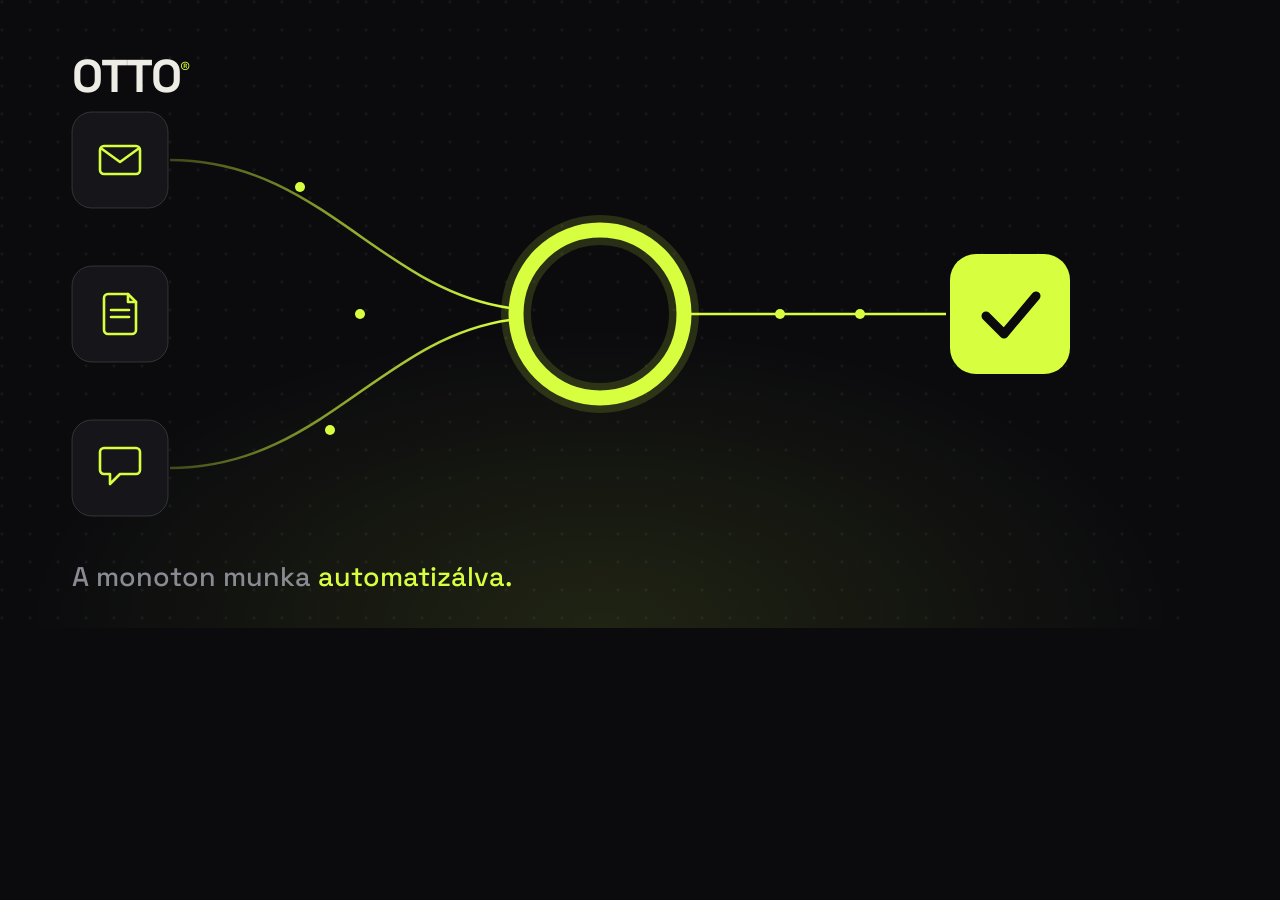
<file: assets/ad-render.html>
<!DOCTYPE html>
<html lang="hu">
<head>
<meta charset="UTF-8" />
<link rel="preconnect" href="https://fonts.googleapis.com" />
<link rel="preconnect" href="https://fonts.gstatic.com" crossorigin />
<link href="https://fonts.googleapis.com/css2?family=Space+Grotesk:wght@500;700&display=swap" rel="stylesheet" />
<style>
  * { margin: 0; padding: 0; box-sizing: border-box; }
  html, body { background: #0b0b0e; overflow: hidden; font-family: "Space Grotesk", sans-serif; }
  .board { display: none; position: relative; background: #0b0b0e; }
  .board.active { display: block; }
  #landscape { width: 1200px; height: 628px; }
  #square { width: 1200px; height: 1200px; }
  svg { display: block; }
</style>
</head>
<body>

<!-- ============ LANDSCAPE 1200x628 ============ -->
<div class="board" id="landscape">
<svg viewBox="0 0 1200 628" xmlns="http://www.w3.org/2000/svg">
  <defs>
    <pattern id="dots" width="28" height="28" patternUnits="userSpaceOnUse">
      <circle cx="2" cy="2" r="1.4" fill="rgba(237,237,230,0.06)"/>
    </pattern>
    <radialGradient id="glow" cx="50%" cy="100%" r="80%">
      <stop offset="0%" stop-color="rgba(215,255,63,0.10)"/>
      <stop offset="60%" stop-color="rgba(215,255,63,0)"/>
    </radialGradient>
    <linearGradient id="flow" x1="0%" y1="0%" x2="100%" y2="0%">
      <stop offset="0%" stop-color="rgba(215,255,63,0.25)"/>
      <stop offset="100%" stop-color="#d7ff3f"/>
    </linearGradient>
  </defs>

  <rect width="1200" height="628" fill="#0b0b0e"/>
  <rect width="1200" height="628" fill="url(#dots)"/>
  <rect width="1200" height="628" fill="url(#glow)"/>

  <!-- wordmark -->
  <text x="72" y="92" font-family="Space Grotesk" font-weight="700" font-size="46" letter-spacing="-1.5" fill="#edede6">OTTO<tspan dy="-16" font-size="20" fill="#d7ff3f">®</tspan></text>

  <!-- connectors -->
  <g fill="none" stroke="url(#flow)" stroke-width="2.5">
    <path d="M170,160 C320,160 380,290 510,308"/>
    <path d="M170,314 L502,314"/>
    <path d="M170,468 C320,468 380,338 510,320"/>
  </g>
  <line x1="688" y1="314" x2="946" y2="314" stroke="#d7ff3f" stroke-width="2.5"/>

  <!-- data packets -->
  <g fill="#d7ff3f">
    <circle cx="300" cy="187" r="5"/>
    <circle cx="360" cy="314" r="5"/>
    <circle cx="330" cy="430" r="5"/>
    <circle cx="780" cy="314" r="5"/>
    <circle cx="860" cy="314" r="5"/>
  </g>

  <!-- source nodes -->
  <g>
    <rect x="72" y="112" width="96" height="96" rx="20" fill="#15151a" stroke="rgba(237,237,230,0.16)"/>
    <g transform="translate(100,142)" fill="none" stroke="#d7ff3f" stroke-width="2.6" stroke-linecap="round" stroke-linejoin="round">
      <rect x="0" y="4" width="40" height="28" rx="4"/>
      <path d="M2,7 L20,20 L38,7"/>
    </g>

    <rect x="72" y="266" width="96" height="96" rx="20" fill="#15151a" stroke="rgba(237,237,230,0.16)"/>
    <g transform="translate(104,294)" fill="none" stroke="#d7ff3f" stroke-width="2.6" stroke-linecap="round" stroke-linejoin="round">
      <path d="M0,4 a4,4 0 0 1 4,-4 h20 l8,8 v28 a4,4 0 0 1 -4,4 h-24 a4,4 0 0 1 -4,-4 z"/>
      <path d="M24,0 v8 h8"/>
      <line x1="7" y1="16" x2="25" y2="16"/>
      <line x1="7" y1="23" x2="25" y2="23"/>
    </g>

    <rect x="72" y="420" width="96" height="96" rx="20" fill="#15151a" stroke="rgba(237,237,230,0.16)"/>
    <g transform="translate(100,448)" fill="none" stroke="#d7ff3f" stroke-width="2.6" stroke-linecap="round" stroke-linejoin="round">
      <path d="M4,0 h32 a4,4 0 0 1 4,4 v18 a4,4 0 0 1 -4,4 h-16 l-10,10 v-10 h-6 a4,4 0 0 1 -4,-4 v-18 a4,4 0 0 1 4,-4 z"/>
    </g>
  </g>

  <!-- center ring -->
  <circle cx="600" cy="314" r="84" fill="none" stroke="rgba(215,255,63,0.15)" stroke-width="30"/>
  <circle cx="600" cy="314" r="84" fill="none" stroke="#d7ff3f" stroke-width="15"/>

  <!-- output node -->
  <rect x="950" y="254" width="120" height="120" rx="26" fill="#d7ff3f"/>
  <path d="M986,316 L1004,334 L1036,296" fill="none" stroke="#0b0b0e" stroke-width="9" stroke-linecap="round" stroke-linejoin="round"/>

  <!-- tagline -->
  <text x="72" y="586" font-family="Space Grotesk" font-weight="500" font-size="27" fill="#8a8a93">A monoton munka <tspan fill="#d7ff3f">automatizálva.</tspan></text>
</svg>
</div>

<!-- ============ SQUARE 1200x1200 ============ -->
<div class="board" id="square">
<svg viewBox="0 0 1200 1200" xmlns="http://www.w3.org/2000/svg">
  <defs>
    <pattern id="dots2" width="28" height="28" patternUnits="userSpaceOnUse">
      <circle cx="2" cy="2" r="1.4" fill="rgba(237,237,230,0.06)"/>
    </pattern>
    <radialGradient id="glow2" cx="50%" cy="100%" r="75%">
      <stop offset="0%" stop-color="rgba(215,255,63,0.10)"/>
      <stop offset="60%" stop-color="rgba(215,255,63,0)"/>
    </radialGradient>
    <linearGradient id="flow2" x1="0%" y1="0%" x2="0%" y2="100%">
      <stop offset="0%" stop-color="rgba(215,255,63,0.25)"/>
      <stop offset="100%" stop-color="#d7ff3f"/>
    </linearGradient>
  </defs>

  <rect width="1200" height="1200" fill="#0b0b0e"/>
  <rect width="1200" height="1200" fill="url(#dots2)"/>
  <rect width="1200" height="1200" fill="url(#glow2)"/>

  <!-- wordmark -->
  <text x="80" y="116" font-family="Space Grotesk" font-weight="700" font-size="54" letter-spacing="-1.5" fill="#edede6">OTTO<tspan dy="-19" font-size="23" fill="#d7ff3f">®</tspan></text>

  <!-- connectors -->
  <g fill="none" stroke="url(#flow2)" stroke-width="2.5">
    <path d="M300,372 C300,470 480,520 528,560"/>
    <path d="M600,372 L600,528"/>
    <path d="M900,372 C900,470 720,520 672,560"/>
  </g>
  <line x1="600" y1="752" x2="600" y2="918" stroke="#d7ff3f" stroke-width="2.5"/>

  <!-- data packets -->
  <g fill="#d7ff3f">
    <circle cx="306" cy="446" r="5.5"/>
    <circle cx="600" cy="450" r="5.5"/>
    <circle cx="891" cy="452" r="5.5"/>
    <circle cx="600" cy="838" r="5.5"/>
  </g>

  <!-- source nodes -->
  <g>
    <rect x="245" y="262" width="110" height="110" rx="24" fill="#15151a" stroke="rgba(237,237,230,0.16)"/>
    <g transform="translate(277,298)" fill="none" stroke="#d7ff3f" stroke-width="2.8" stroke-linecap="round" stroke-linejoin="round">
      <rect x="0" y="5" width="46" height="32" rx="4"/>
      <path d="M2,8 L23,24 L44,8"/>
    </g>

    <rect x="545" y="262" width="110" height="110" rx="24" fill="#15151a" stroke="rgba(237,237,230,0.16)"/>
    <g transform="translate(582,288)" fill="none" stroke="#d7ff3f" stroke-width="2.8" stroke-linecap="round" stroke-linejoin="round">
      <path d="M0,5 a5,5 0 0 1 5,-5 h22 l10,10 v32 a5,5 0 0 1 -5,5 h-27 a5,5 0 0 1 -5,-5 z"/>
      <path d="M27,0 v10 h10"/>
      <line x1="8" y1="20" x2="29" y2="20"/>
      <line x1="8" y1="28" x2="29" y2="28"/>
    </g>

    <rect x="845" y="262" width="110" height="110" rx="24" fill="#15151a" stroke="rgba(237,237,230,0.16)"/>
    <g transform="translate(877,296)" fill="none" stroke="#d7ff3f" stroke-width="2.8" stroke-linecap="round" stroke-linejoin="round">
      <path d="M5,0 h36 a5,5 0 0 1 5,5 v20 a5,5 0 0 1 -5,5 h-18 l-12,12 v-12 h-6 a5,5 0 0 1 -5,-5 v-20 a5,5 0 0 1 5,-5 z"/>
    </g>
  </g>

  <!-- center ring -->
  <circle cx="600" cy="640" r="95" fill="none" stroke="rgba(215,255,63,0.15)" stroke-width="34"/>
  <circle cx="600" cy="640" r="95" fill="none" stroke="#d7ff3f" stroke-width="17"/>

  <!-- output node -->
  <rect x="532" y="922" width="136" height="136" rx="30" fill="#d7ff3f"/>
  <path d="M572,992 L592,1012 L630,968" fill="none" stroke="#0b0b0e" stroke-width="10" stroke-linecap="round" stroke-linejoin="round"/>

  <!-- tagline -->
  <text x="600" y="1148" text-anchor="middle" font-family="Space Grotesk" font-weight="500" font-size="34" fill="#8a8a93">A monoton munka <tspan fill="#d7ff3f">automatizálva.</tspan></text>
</svg>
</div>

<script>
  const v = new URLSearchParams(location.search).get("v") || "landscape";
  document.getElementById(v).classList.add("active");
</script>
</body>
</html>
</file>
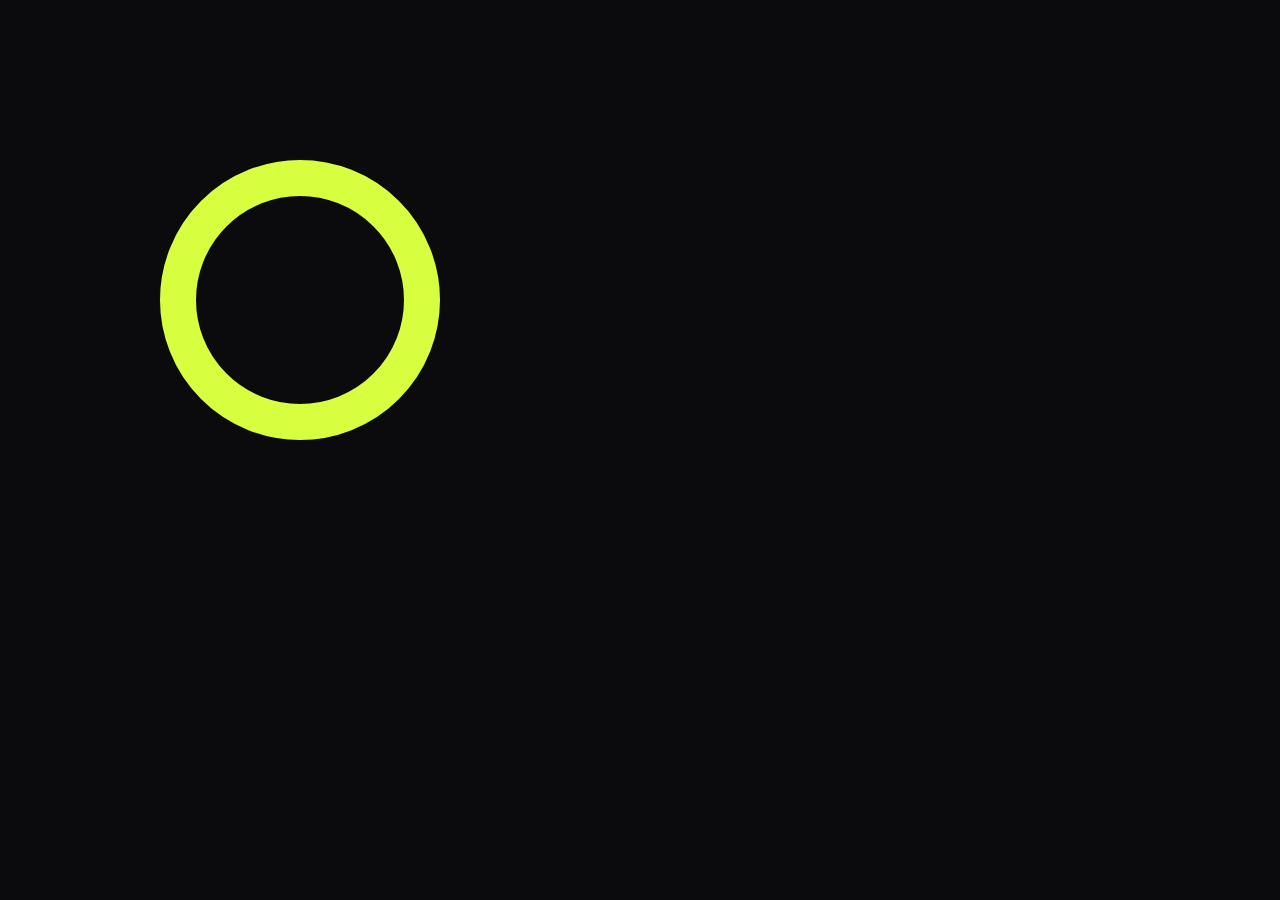
<file: assets/logo-render.html>
<!DOCTYPE html>
<html lang="en">
<head>
<meta charset="UTF-8" />
<link rel="preconnect" href="https://fonts.googleapis.com" />
<link rel="preconnect" href="https://fonts.gstatic.com" crossorigin />
<link href="https://fonts.googleapis.com/css2?family=Space+Grotesk:wght@700&display=swap" rel="stylesheet" />
<style>
  * { margin: 0; padding: 0; box-sizing: border-box; }
  html, body { background: #0b0b0e; overflow: hidden; }
  .board {
    display: none;
    align-items: center;
    justify-content: center;
    background: #0b0b0e;
    font-family: "Space Grotesk", sans-serif;
  }
  .board.active { display: flex; }

  /* 600x600 — icon only (lime ring, like the favicon) */
  #icon { width: 600px; height: 600px; }
  #icon .ring {
    width: 280px; height: 280px;
    border: 36px solid #d7ff3f;
    border-radius: 50%;
  }

  /* 600x600 — ring + wordmark stacked */
  #square { width: 600px; height: 600px; flex-direction: column; gap: 52px; }
  #square .ring {
    width: 150px; height: 150px;
    border: 20px solid #d7ff3f;
    border-radius: 50%;
  }
  #square .word {
    color: #edede6;
    font-weight: 700;
    font-size: 120px;
    letter-spacing: -0.02em;
    line-height: 1;
  }
  .word sup { color: #d7ff3f; font-size: 0.32em; vertical-align: 1.45em; }

  /* 1200x300 — landscape wordmark */
  #landscape { width: 1200px; height: 300px; gap: 36px; }
  #landscape .ring {
    width: 110px; height: 110px;
    border: 15px solid #d7ff3f;
    border-radius: 50%;
  }
  #landscape .word {
    color: #edede6;
    font-weight: 700;
    font-size: 170px;
    letter-spacing: -0.02em;
    line-height: 1;
  }
</style>
</head>
<body>
  <div class="board" id="icon"><div class="ring"></div></div>
  <div class="board" id="square">
    <div class="ring"></div>
    <div class="word">OTTO<sup>®</sup></div>
  </div>
  <div class="board" id="landscape">
    <div class="ring"></div>
    <div class="word">OTTO<sup>®</sup></div>
  </div>
  <script>
    const v = new URLSearchParams(location.search).get("v") || "icon";
    document.getElementById(v).classList.add("active");
  </script>
</body>
</html>
</file>
